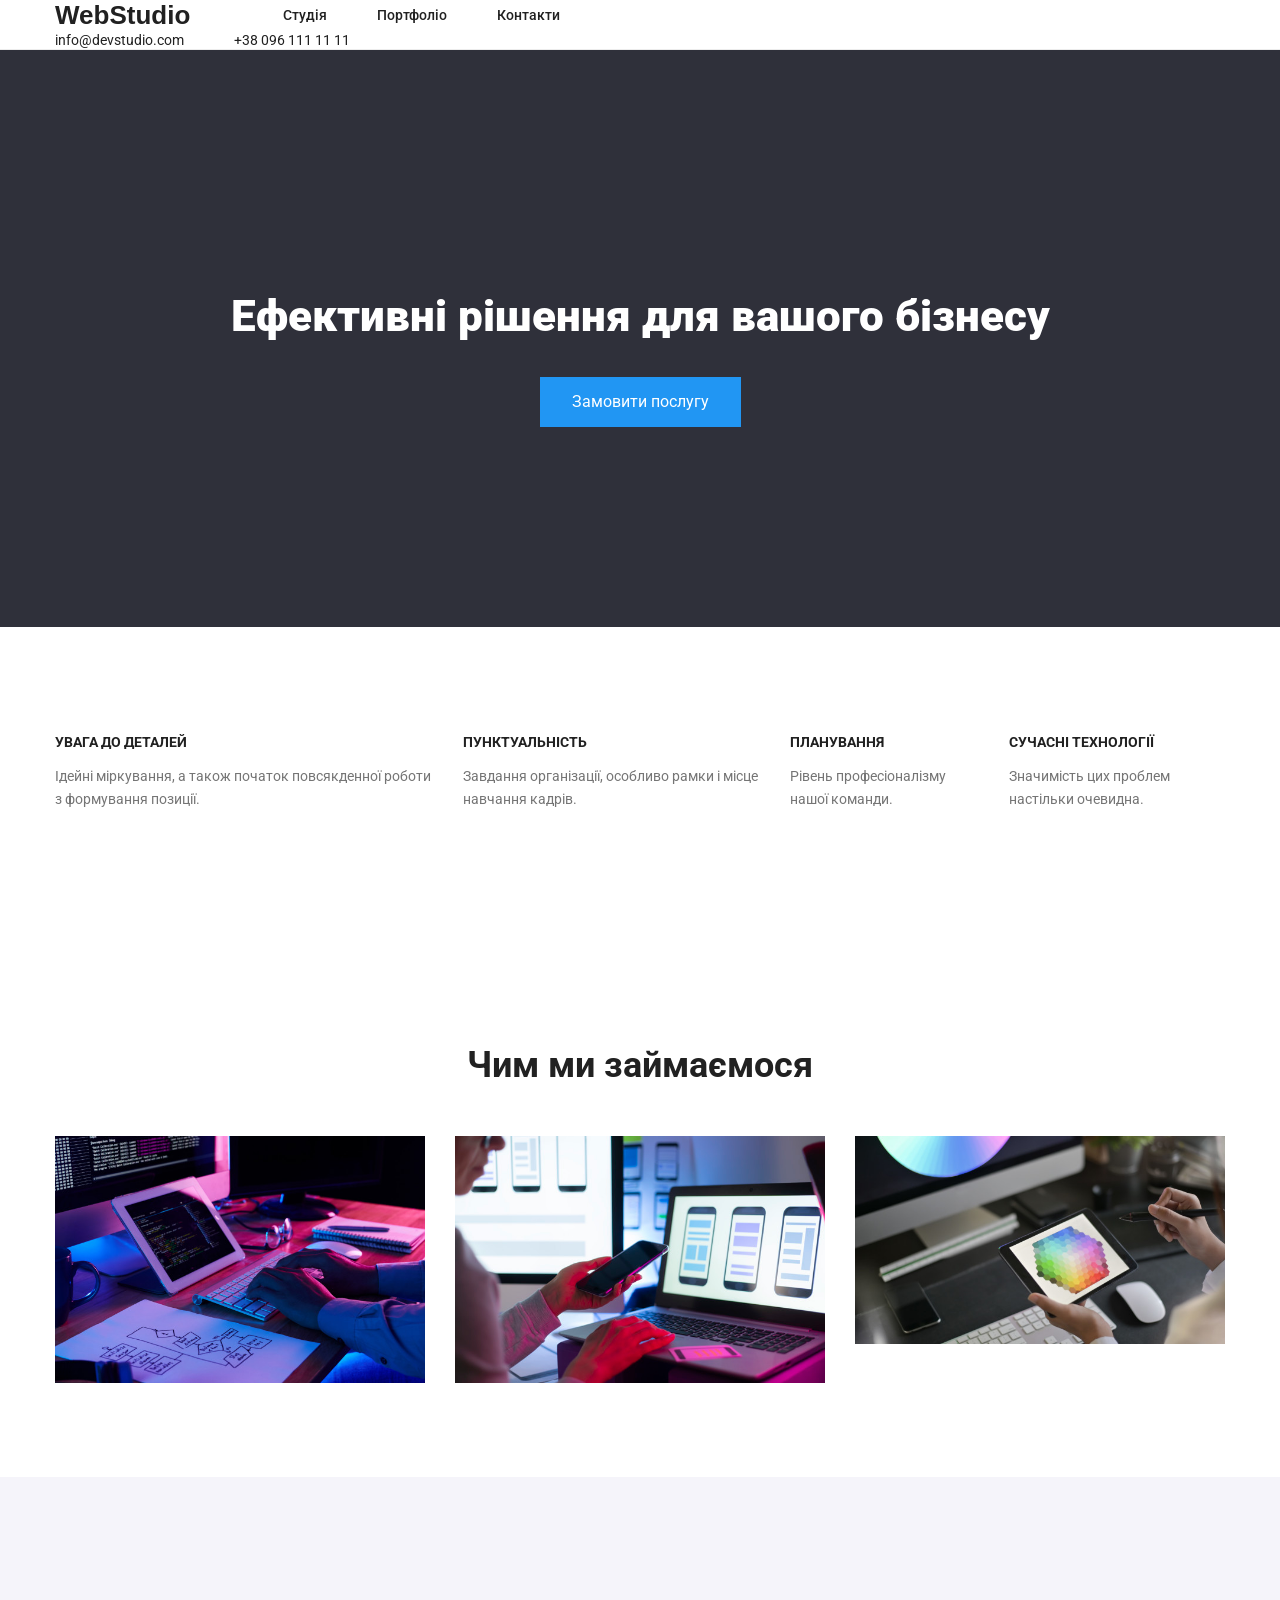
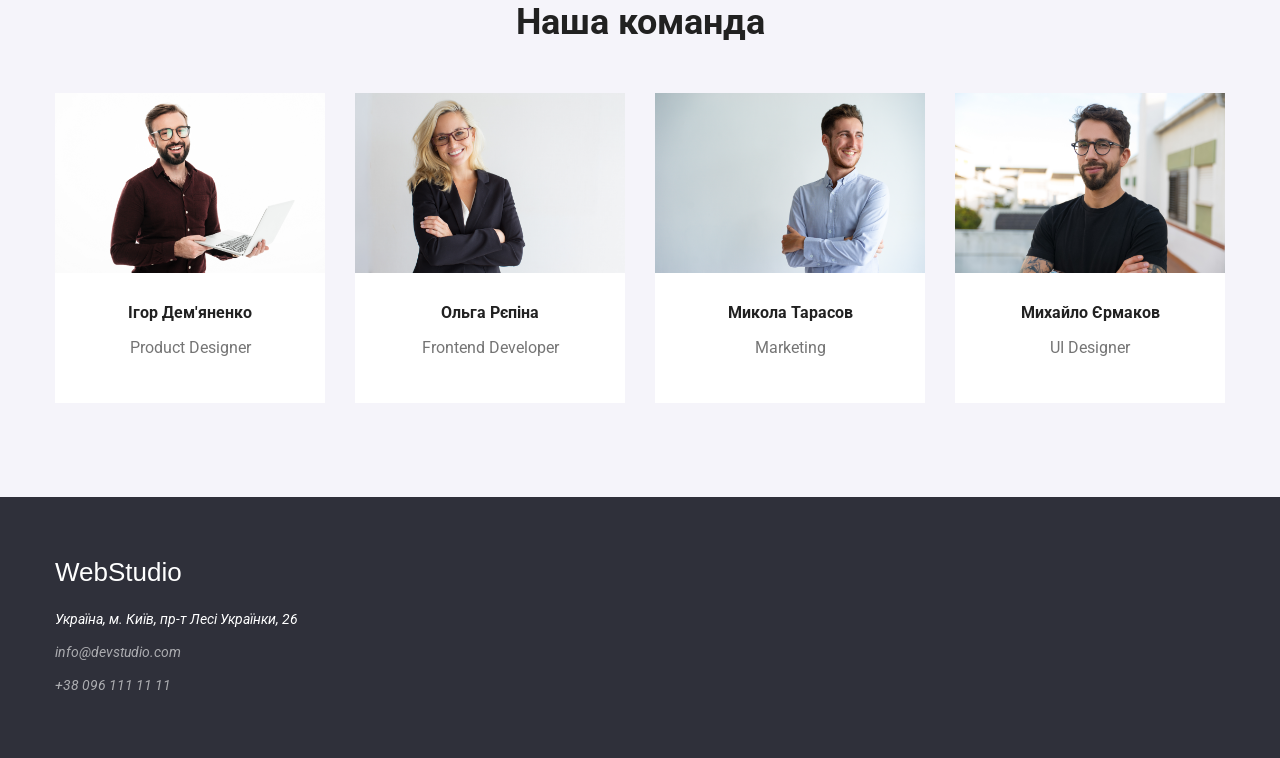
<file: index.html>
<!DOCTYPE html>
<html lang="uk">
<head>
  <meta charset="UTF-8">
  <title>WebStudio</title>
  <link rel="stylesheet" href="https://cdnjs.cloudflare.com/ajax/libs/modern-normalize/1.0.0/modern-normalize.min.css">
  <link href="https://fonts.googleapis.com/css2?family=Roboto:wght@400;500;700;900&display=swap" rel="stylesheet">
  <link rel="stylesheet" href="css/index.css">
</head>
<body>

<header class="header">
  <div class="container">
    <nav class="header-nav">
      <a href="index.html" class="header-logo">WebStudio</a>

      <ul class="header-menu">
        <li class="header-menu-item">
          <a href="index.html" class="header-menu-link current">Студія</a>
        </li>
        <li class="header-menu-item">
          <a href="portfolio.html" class="header-menu-link">Портфоліо</a>
        </li>
        <li class="header-menu-item">
          <a href="#" class="header-menu-link">Контакти</a>
        </li>
      </ul>
    </nav>

    <ul class="header-contacts">
      <li class="header-contacts-item">
        <a href="mailto:info@devstudio.com" class="header-contacts-link">info@devstudio.com</a>
      </li>
      <li class="header-contacts-item">
        <a href="tel:+380961111111" class="header-contacts-link">+38 096 111 11 11</a>
      </li>
    </ul>
  </div>
</header>

<main>

  <section class="hero">
    <div class="container">
      <h1 class="hero-title">Ефективні рішення для вашого бізнесу</h1>
      <button class="hero-button">Замовити послугу</button>
    </div>
  </section>

  <section class="features section">
    <div class="container">
      <ul class="features-list">
        <li class="features-item">
          <h3 class="features-title">УВАГА ДО ДЕТАЛЕЙ</h3>
          <p class="features-text">
            Ідейні міркування, а також початок повсякденної роботи з формування позиції.
          </p>
        </li>

        <li class="features-item">
          <h3 class="features-title">ПУНКТУАЛЬНІСТЬ</h3>
          <p class="features-text">
            Завдання організації, особливо рамки і місце навчання кадрів.
          </p>
        </li>

        <li class="features-item">
          <h3 class="features-title">ПЛАНУВАННЯ</h3>
          <p class="features-text">
            Рівень професіоналізму нашої команди.
          </p>
        </li>

        <li class="features-item">
          <h3 class="features-title">СУЧАСНІ ТЕХНОЛОГІЇ</h3>
          <p class="features-text">
            Значимість цих проблем настільки очевидна.
          </p>
        </li>
      </ul>
    </div>
  </section>

  <section class="work section">
    <div class="container">
      <h2 class="work-title">Чим ми займаємося</h2>
      <ul class="work-list">
        <li class="work-item">
          <img src="img/8dac6a22eff34a388bbc6409758a002e5a58c3ca.jpg" alt="Робота 1">
        </li>
        <li class="work-item">
          <img src="img/01590214fe209b7db875477ca0f844823574082d.jpg" alt="Робота 2">
        </li>
        <li class="work-item">
          <img src="img/4ca103f5ff490664ba91f138b9f708e01d65306a.jpg" alt="Робота 3">
        </li>
      </ul>
    </div>
  </section>

  <section class="team section">
    <div class="container">
      <h2 class="team-title">Наша команда</h2>

      <ul class="team-list">
        <li class="team-item">
          <img src="img/8c1e65c101b0562402f9066520924acac0be8dc7.jpg" alt="Ігор Дем'яненко">
          <h3 class="team-name">Ігор Дем'яненко</h3>
          <p class="team-position">Product Designer</p>
        </li>

        <li class="team-item">
          <img src="img/cbc143718ed9ff0c05008e3e7ae5285b05efd211.jpg" alt="Ольга Рєпіна">
          <h3 class="team-name">Ольга Рєпіна</h3>
          <p class="team-position">Frontend Developer</p>
        </li>

        <li class="team-item">
          <img src="img/b9f51817c03fb848ed9dfc89543bbe97156c3661.jpg" alt="Микола Тарасов">
          <h3 class="team-name">Микола Тарасов</h3>
          <p class="team-position">Marketing</p>
        </li>

        <li class="team-item">
          <img src="img/335d4d847ff905b2d5f56aa0d2b29aa48e997cd8.jpg" alt="Михайло Єрмаков">
          <h3 class="team-name">Михайло Єрмаков</h3>
          <p class="team-position">UI Designer</p>
        </li>
      </ul>
    </div>
  </section>

</main>

<footer class="footer">
  <div class="container">
    <a href="index.html" class="footer-logo">WebStudio</a>

    <address class="footer-address">
      <ul class="footer-list">
        <li class="footer-item">
          <a href="#" class="footer-link footer-location">
            Україна, м. Київ, пр-т Лесі Українки, 26
          </a>
        </li>
        <li class="footer-item">
          <a href="mailto:info@devstudio.com" class="footer-link">info@devstudio.com</a>
        </li>
        <li class="footer-item">
          <a href="tel:+380961111111" class="footer-link">+38 096 111 11 11</a>
        </li>
      </ul>
    </address>
  </div>
</footer>

</body>
</html>
</file>
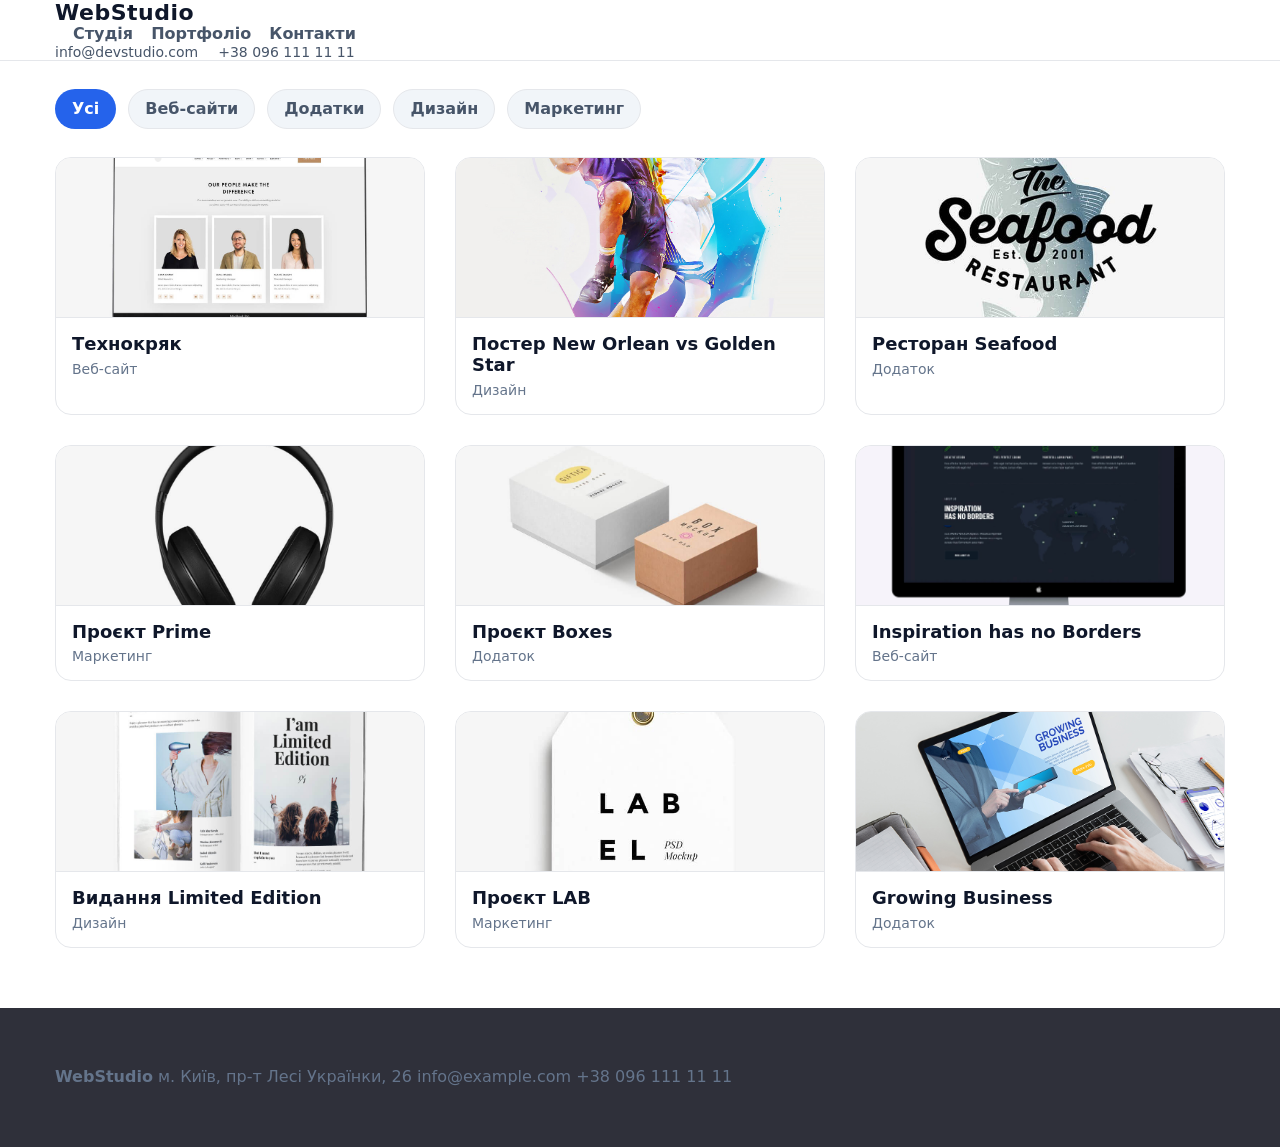
<file: portfolio.html>
<!doctype html>
<html lang="uk">
<head>
  <meta charset="utf-8">
  <meta name="viewport" content="width=device-width, initial-scale=1">
  <title>Портфоліо — WebStudio</title>
  <link
rel="stylesheet"
href="https://cdnjs.cloudflare.com/ajax/libs/modern-normalize/1.0.0/modern-normalize.min.css"
/>
  <link href="https://fonts.googleapis.com/css2?family=Roboto:wght@400;500;700;900&display=swap" rel="stylesheet">
  <link rel="stylesheet" href="css/portfolio.css">

</head>
<body>

<header>
  <div class="container header-row">
    <div class="logo">WebStudio</div>
    <nav>
      <a href="index.html">Студія</a>
      <a href="portfolio.html">Портфоліо</a>
      <a href="#">Контакти</a>
    </nav>
    <div class="contacts">
      <span>info@devstudio.com</span>
      <span>+38 096 111 11 11</span>
    </div>
  </div>
</header>

<main class="container">
  <section class="filter">
    <button class="active">Усі</button>
    <button>Веб-сайти</button>
    <button>Додатки</button>
    <button>Дизайн</button>
    <button>Маркетинг</button>
  </section>

  <section class="grid">

    <div class="card">
      <img class="image" src="img/e9450746ce3ece7da5d4fa1e76837a53a90fe6e4.jpg" alt="Технокряк">
      <div class="content">
        <div class="title">Технокряк</div>
        <div class="tags">Веб-сайт</div>
      </div>
    </div>

    <div class="card">
      <img class="image" src="img/0e7041072af7c242b4ca1f507cebceb1a12a0d5e.jpg" alt="Постер New Orlean vs Golden Star">
      <div class="content">
        <div class="title">Постер New Orlean vs Golden Star</div>
        <div class="tags">Дизайн</div>
      </div>
    </div>

    <div class="card">
      <img class="image" src="img/cb6000781a433c208105e34dc9868a3bff6ab127.jpg" alt="Ресторан Seafood">
      <div class="content">
        <div class="title">Ресторан Seafood</div>
        <div class="tags">Додаток</div>
      </div>
    </div>

    <div class="card">
      <img class="image" src="img/3429ec70ba4be2b1f0cfb199e4af12cdfc7deb53.jpg" alt="Проєкт Prime">
      <div class="content">
        <div class="title">Проєкт Prime</div>
        <div class="tags">Маркетинг</div>
      </div>
    </div>

    <div class="card">
      <img class="image" src="img/de129230096c3e96fbdfa1efd6ca17564f4b60ac.jpg" alt="Проєкт Boxes">
      <div class="content">
        <div class="title">Проєкт Boxes</div>
        <div class="tags">Додаток</div>
      </div>
    </div>

    <div class="card">
      <img class="image" src="img/d5ccf1b735cc11f87c4be2640549c8b71a221417.jpg" alt="Inspiration has no Borders">
      <div class="content">
        <div class="title">Inspiration has no Borders</div>
        <div class="tags">Веб-сайт</div>
      </div>
    </div>

    <div class="card">
      <img class="image" src="img/dccd642b9883873751631631df6d5595b83d684c.jpg" alt="Видання Limited Edition">
      <div class="content">
        <div class="title">Видання Limited Edition</div>
        <div class="tags">Дизайн</div>
      </div>
    </div>

    <div class="card">
      <img class="image" src="img/d64d714e22b3731453c05728d01567341b63797c.jpg" alt="Проєкт LAB">
      <div class="content">
        <div class="title">Проєкт LAB</div>
        <div class="tags">Маркетинг</div>
      </div>
    </div>

    <div class="card">
      <img class="image" src="img/2bd0de8edc8bd39cf3d9ed5df9520ffb8173dc62.jpg" alt="Growing Business">
      <div class="content">
        <div class="title">Growing Business</div>
        <div class="tags">Додаток</div>
      </div>
    </div>

  </section>
</main>

<footer>
  <div class="container footer-grid">
    <strong>WebStudio</strong>
    <span>м. Київ, пр-т Лесі Українки, 26</span>
    <span>info@example.com</span>
    <span>+38 096 111 11 11</span>
  </div>
</footer>

</body>
</html>
</file>
<file: css/index.css>
body {
  font-family: 'Roboto', sans-serif;
  color: #212121;
  margin: 0;
}

ul {
  list-style: none;
  padding: 0;
  margin: 0;
}

a {
  text-decoration: none;
  color: inherit;
}

img {
  display: block;
  max-width: 100%;
}

.header {
  border-bottom: 1px solid #ececec;
}

.header-container,
.hero-container,
.features-container,
.work-container,
.team-container,
.footer-container {
  width: 1200px;
  margin: 0 auto;
  padding: 0 15px;
}

.header-container {
  display: flex;
  justify-content: space-between;
  align-items: center;
}

.header-nav {
  display: flex;
  align-items: center;
}

.header-logo {
  font-family: 'Raleway', sans-serif;
  font-weight: 800;
  font-size: 26px;
  line-height: 1.19;
  margin-right: 93px;
}

.header-menu {
  display: flex;
  gap: 50px;
}

.header-menu-link {
  font-weight: 500;
  font-size: 14px;
  line-height: 1.14;
}

.header-contacts {
  display: flex;
  gap: 50px;
}

.header-contacts-link {
  font-size: 14px;
  line-height: 1.14;
}

.hero {
  background: #2f303a;
  padding: 200px 0;
  text-align: center;
}

.hero-title {
  color: #ffffff;
  font-size: 44px;
  font-weight: 900;
  line-height: 1.36;
  margin-bottom: 30px;
}

.hero-button {
  font-size: 16px;
  line-height: 1.87;
  padding: 10px 32px;
  border: none;
  background: #2196f3;
  color: #ffffff;
  cursor: pointer;
}

.features {
  padding: 94px 0;
}

.features-list {
  display: flex;
  gap: 30px;
}

.features-title {
  font-size: 14px;
  line-height: 1.14;
  margin-bottom: 10px;
}

.features-text {
  font-size: 14px;
  line-height: 1.71;
  color: #757575;
}

.work {
  padding-bottom: 94px;
}

.work-title,
.team-title {
  text-align: center;
  font-size: 36px;
  line-height: 1.17;
  margin-bottom: 50px;
}

.work-list {
  display: flex;
  gap: 30px;
}

.team {
  background: #f5f4fa;
  padding: 94px 0;
}

.team-list {
  display: flex;
  gap: 30px;
}

.team-item {
  background: #ffffff;
  padding-bottom: 30px;
  text-align: center;
}

.team-name {
  font-size: 16px;
  line-height: 1.19;
  margin-top: 30px;
}

.team-position {
  font-size: 16px;
  line-height: 1.19;
  color: #757575;
}

.footer {
  background: #2f303a;
  padding: 60px 0;
}

.footer-logo {
  color: #ffffff;
  font-size: 26px;
  line-height: 1.19;
  display: block;
  margin-bottom: 20px;
  font-family: 'Raleway', sans-serif;
}

.footer-list {
  display: flex;
  flex-direction: column;
  gap: 9px;
}

.footer-link {
  color: rgba(255, 255, 255, 0.6);
  font-size: 14px;
  line-height: 1.71;
}

.footer-location {
  color: #ffffff;
}
.container {
  width: 1200px;
  padding: 0 15px;
  margin: 0 auto;
}

.section {
  padding: 94px 0;
}
</file>
<file: css/portfolio.css>
/* Reset and base styles */
body {
  margin: 0;
  font-family: 'Inter', system-ui, -apple-system, 'Segoe UI', Roboto, Arial, sans-serif;
  background: #ffffff;
  color: #0f172a;
}

* {
  box-sizing: border-box;
}

a {
  color: inherit;
  text-decoration: none;
}

img {
  display: block;
  max-width: 100%;
}

ul {
  list-style: none;
  padding: 0;
  margin: 0;
}

/* Containers */
.container,
.header-container,
.hero-container,
.features-container,
.work-container,
.team-container,
.footer-container {
  width: 1200px;
  margin: 0 auto;
  padding: 0 15px;
}

/* Header */
header {
  border-bottom: 1px solid #e5e7eb;
  background: #ffffff;
}

.header-container {
  display: flex;
  align-items: center;
  justify-content: space-between;
  padding: 20px 0;
}

.logo {
  font-size: 22px;
  font-weight: 800;
  letter-spacing: .5px;
}

nav {
  display: flex;
  align-items: center;
}

nav a {
  margin-left: 18px;
  font-weight: 600;
  color: #475569;
}

nav a:hover {
  color: #2563eb;
}

.contacts {
  display: flex;
  gap: 20px;
  font-size: 14px;
  color: #475569;
}

/* Hero Section */
.hero {
  background: #2f303a;
  padding: 200px 0;
  text-align: center;
}

.hero-title {
  color: #ffffff;
  font-size: 44px;
  font-weight: 900;
  line-height: 1.36;
  margin-bottom: 30px;
}

.hero-button {
  font-size: 16px;
  line-height: 1.87;
  padding: 10px 32px;
  border: none;
  background: #2563eb;
  color: #ffffff;
  cursor: pointer;
}

/* Filter / Features Section */
.filter {
  display: flex;
  gap: 12px;
  padding: 28px 0;
  flex-wrap: wrap;
}

.filter button {
  background: #f1f5f9;
  border: 1px solid #e5e7eb;
  color: #475569;
  padding: 10px 16px;
  border-radius: 999px;
  cursor: pointer;
  font-weight: 600;
}

.filter button.active,
.filter button:hover {
  background: #2563eb;
  color: #ffffff;
  border-color: transparent;
}

.features-container {
  padding: 94px 0;
}

.features-list {
  display: flex;
  gap: 30px;
}

.features-title {
  font-size: 14px;
  line-height: 1.14;
  margin-bottom: 10px;
}

.features-text {
  font-size: 14px;
  line-height: 1.71;
  color: #64748b;
}

/* Work / Grid Section */
.grid,
.work-list {
  display: flex;
  flex-wrap: wrap;
  gap: 30px;
  padding-bottom: 60px;
}

.card {
  background: #ffffff;
  border: 1px solid #e5e7eb;
  border-radius: 16px;
  overflow: hidden;
  transition: .25s;
  flex: 1 1 calc(33.333% - 20px);
}

.card:hover {
  transform: translateY(-6px);
  border-color: #2563eb;
}

.image {
  width: 100%;
  height: 160px;
  object-fit: cover;
  display: block;
  border-bottom: 1px solid #e5e7eb;
}

.content {
  padding: 16px;
}

.title {
  font-size: 18px;
  font-weight: 700;
  margin-bottom: 6px;
}

.tags {
  color: #64748b;
  font-size: 14px;
}

/* Team Section */
.team-container {
  background: #f5f4fa;
  padding: 94px 0;
}

.team-list {
  display: flex;
  gap: 30px;
}

.team-item {
  background: #ffffff;
  padding-bottom: 30px;
  text-align: center;
}

.team-name {
  font-size: 16px;
  line-height: 1.19;
  margin-top: 30px;
}

.team-position {
  font-size: 16px;
  line-height: 1.19;
  color: #64748b;
}

/* Footer */
footer {
  background: #2f303a;
  padding: 60px 0;
  color: #64748b;
}

.footer-logo {
  color: #ffffff;
  font-size: 26px;
  line-height: 1.19;
  display: block;
  margin-bottom: 20px;
  font-weight: 800;
}

.footer-list {
  display: flex;
  flex-direction: column;
  gap: 9px;
}

.footer-link {
  color: rgba(255, 255, 255, 0.6);
  font-size: 14px;
  line-height: 1.71;
}

.footer-location {
  color: #ffffff;
}

/* Section Utility */
.section {
  padding: 94px 0;
}
</file>
